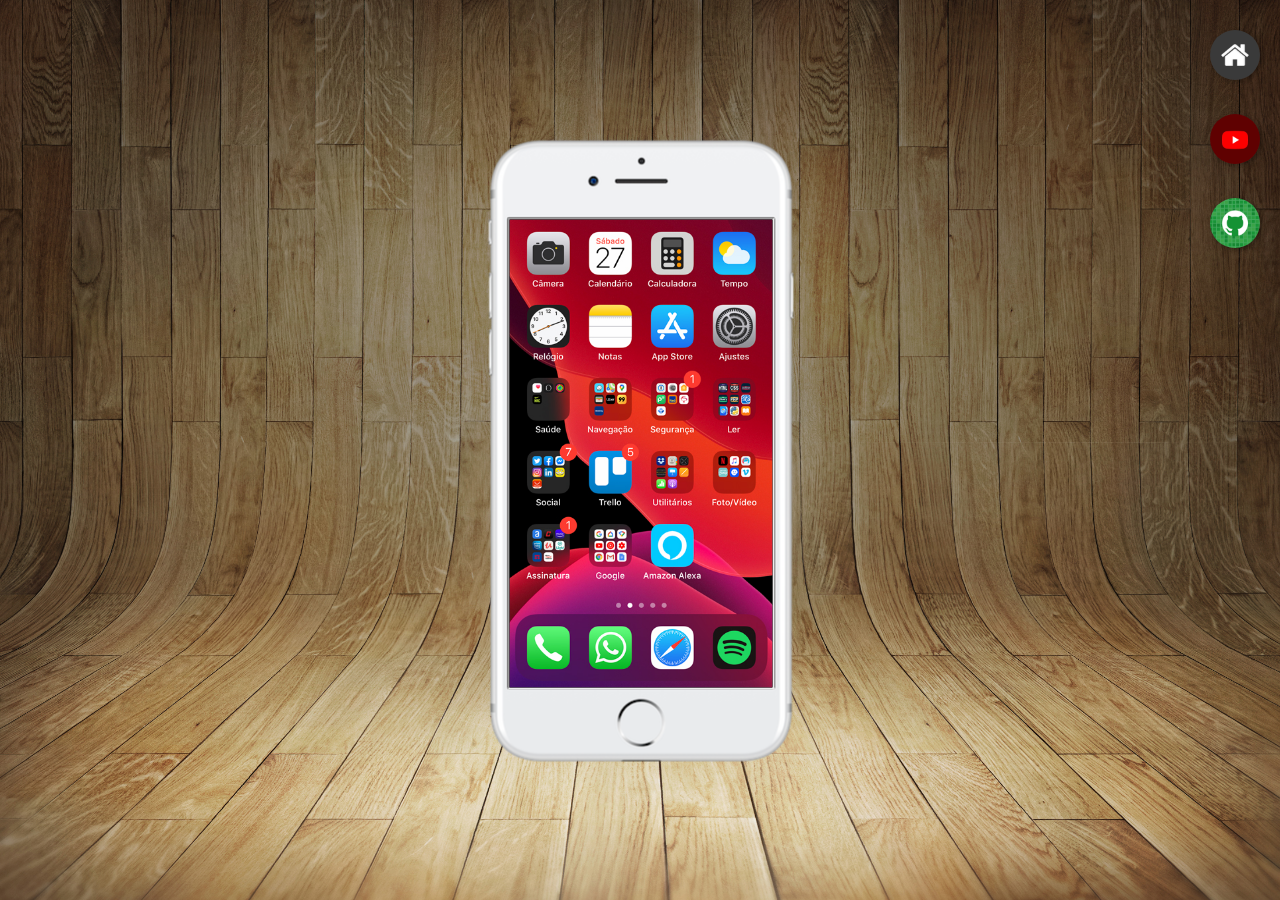
<file: hmtl/index.html>
<!DOCTYPE html>
<html lang="pt-br">
<head>
    <meta charset="UTF-8">
    <meta name="viewport" content="width=device-width, initial-scale=1.0">
    <link rel="stylesheet" href="../styles/style.css">
    <link rel="shortcut icon" href="../favicon.ico" type="image/x-icon">
    <title>Projeto social</title>
</head>
<body>
    <main>
        <section id="telefone">
            <iframe src="../hmtl/home.html" frameborder="1" name="tela" id="tela"></iframe>
        </section>
        <section id="midias-sociais">
            
            <a href="hmtl/home.html" target="tela">
                <img src="../img/logo-home.jpg" alt="">
            </a><br>

            <a href="hmtl/youtube.html" target="tela">
                <img src="../img/logo-youtube.jpg" alt="">
            </a> <br>

            <a href="github.html" target="tela">
                <img src="../img/logo-github.jpg" alt="">
            </a>
            
        </section>
    </main>
</body>
</html>
</file>
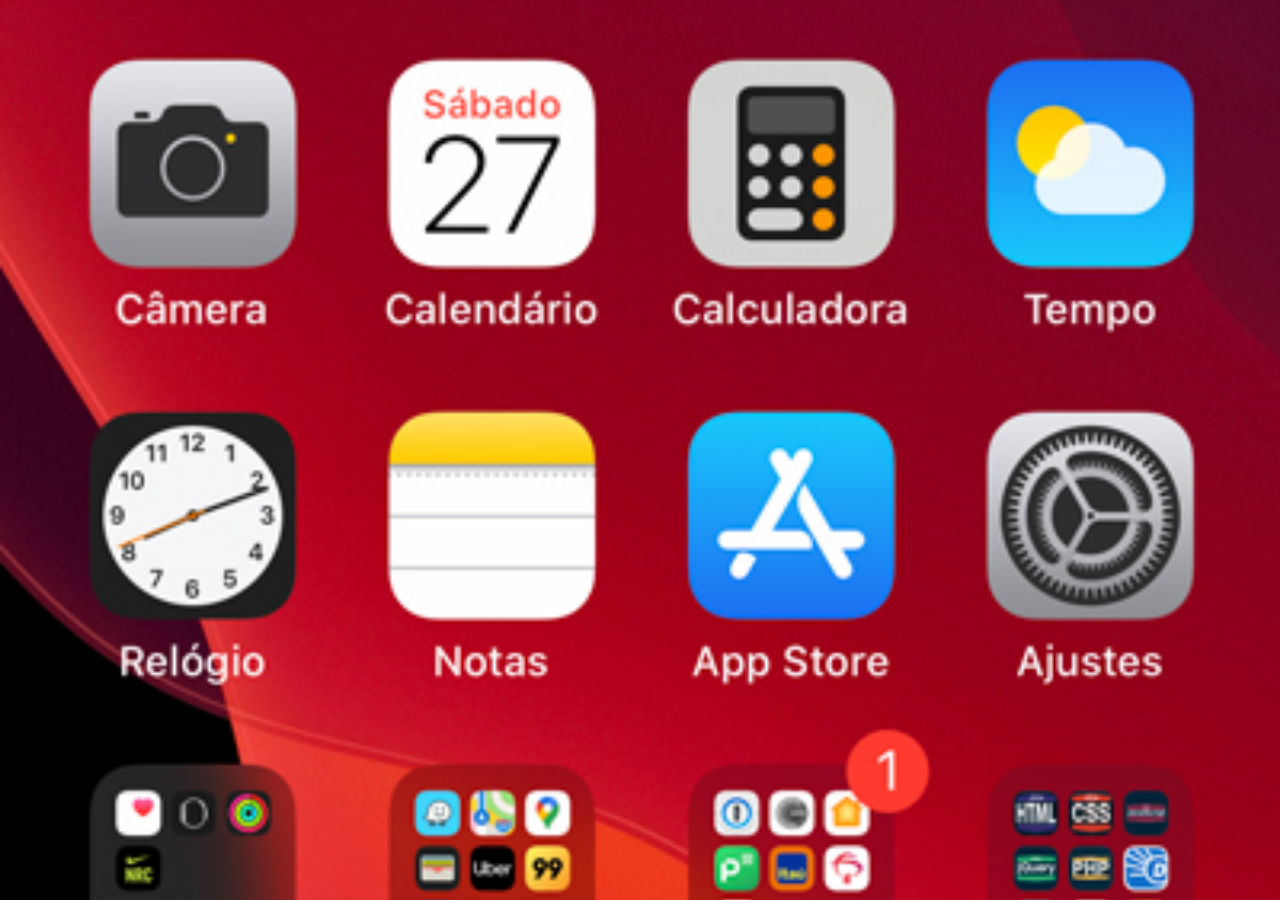
<file: home.html>
<!DOCTYPE html>
<html lang="pt-br">
<head>
    <meta charset="UTF-8">
    <meta name="viewport" content="width=device-width, initial-scale=1.0">
    <link rel="stylesheet" href="/styles/home-style.css">
    <title>Home</title>
</head>
<body>
</body>
</html>
</file>
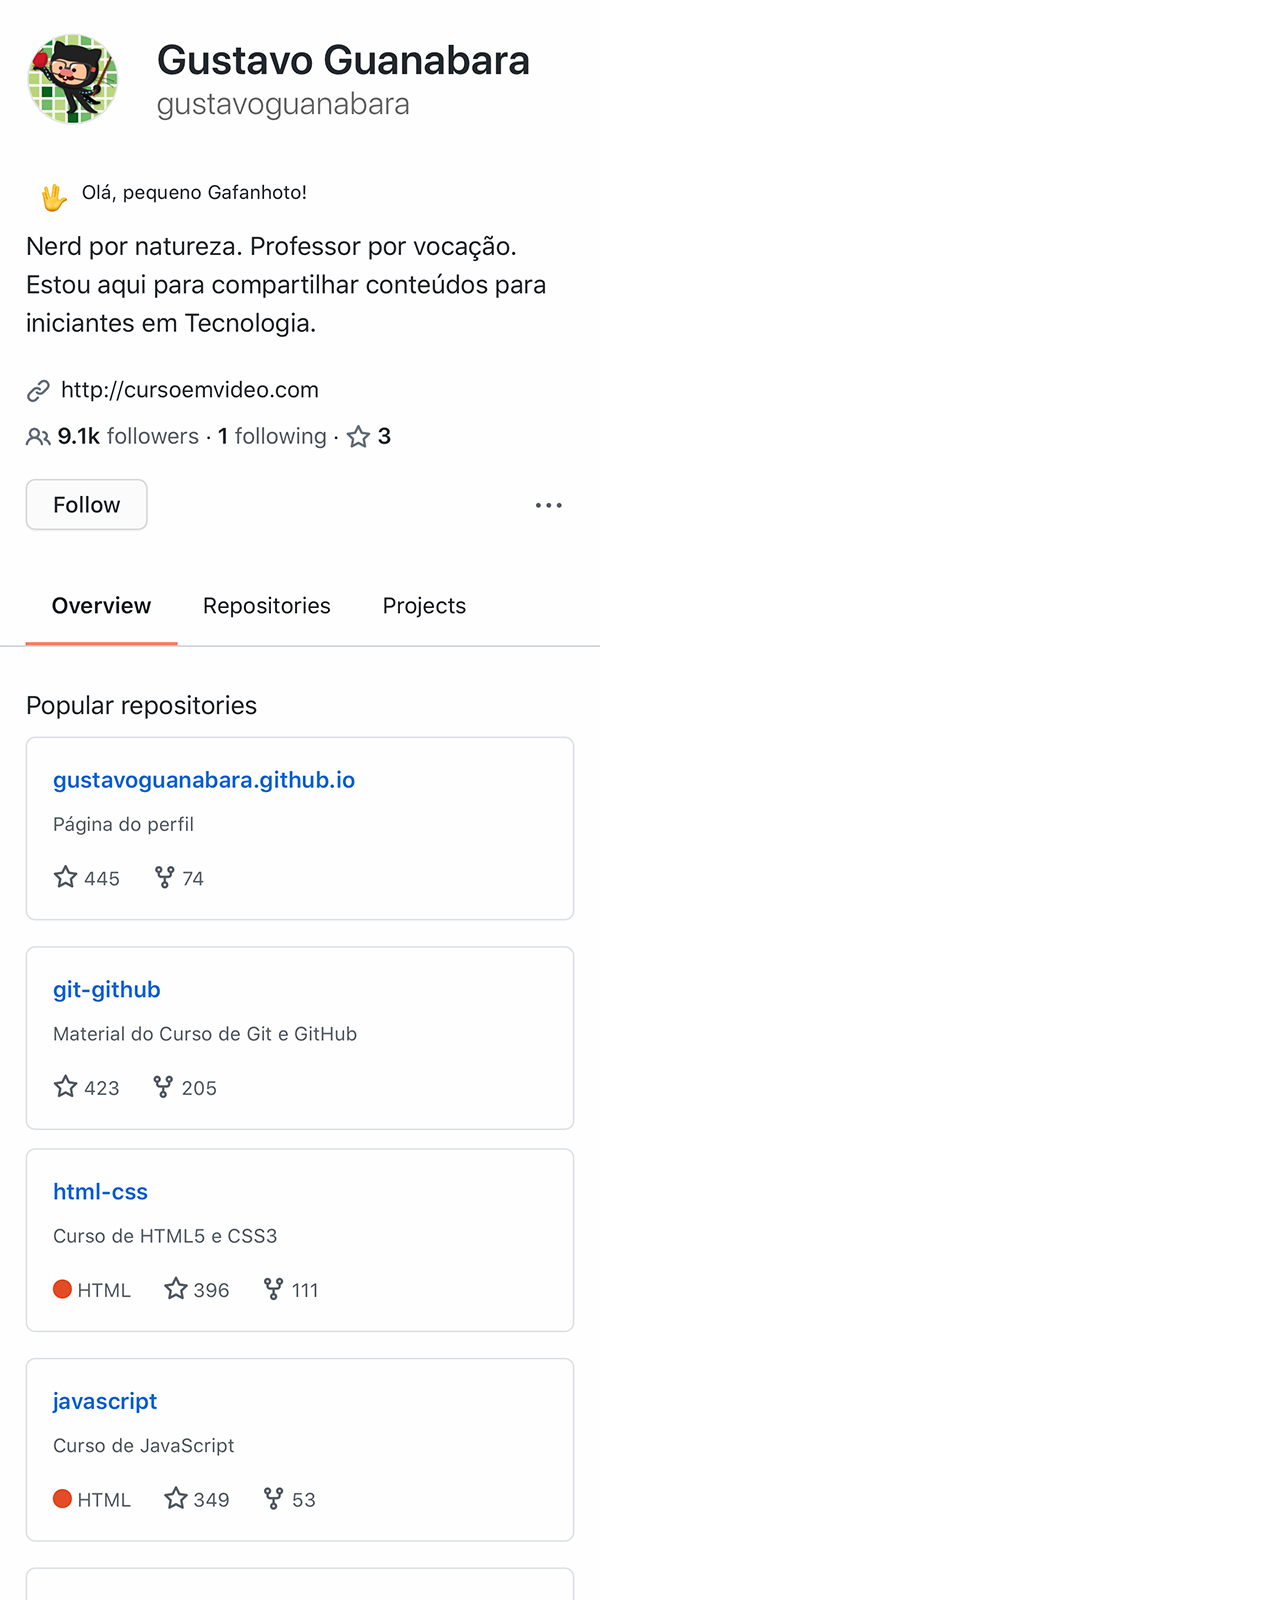
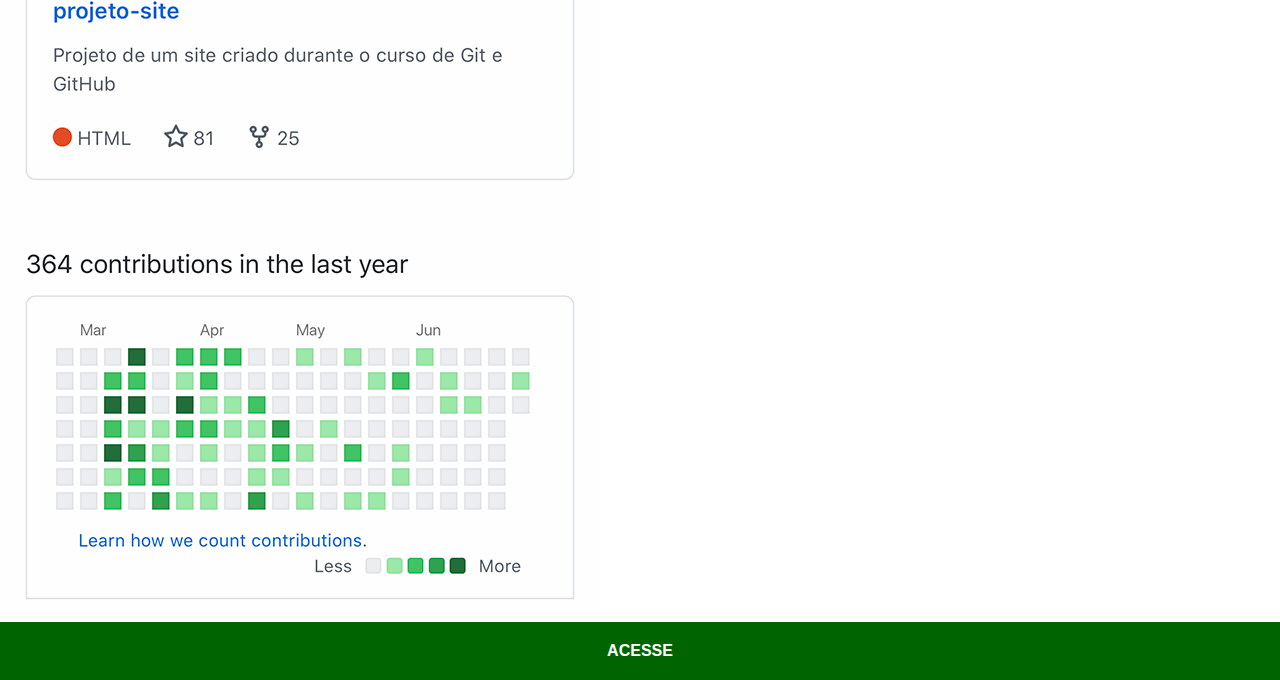
<file: youtube.html>
<!DOCTYPE html>
<html lang="pt-br">
<head>
    <meta charset="UTF-8">
    <meta name="viewport" content="width=device-width, initial-scale=1.0">
    <link rel="stylesheet" href="/styles/youtube-style.css">
    <title>Document</title>
</head>
<body>
    <img src="img/tela-github.jpg" alt="">
    <a href="https://github.com/Igorwgil">ACESSE</a>
</body>
</html>
</file>
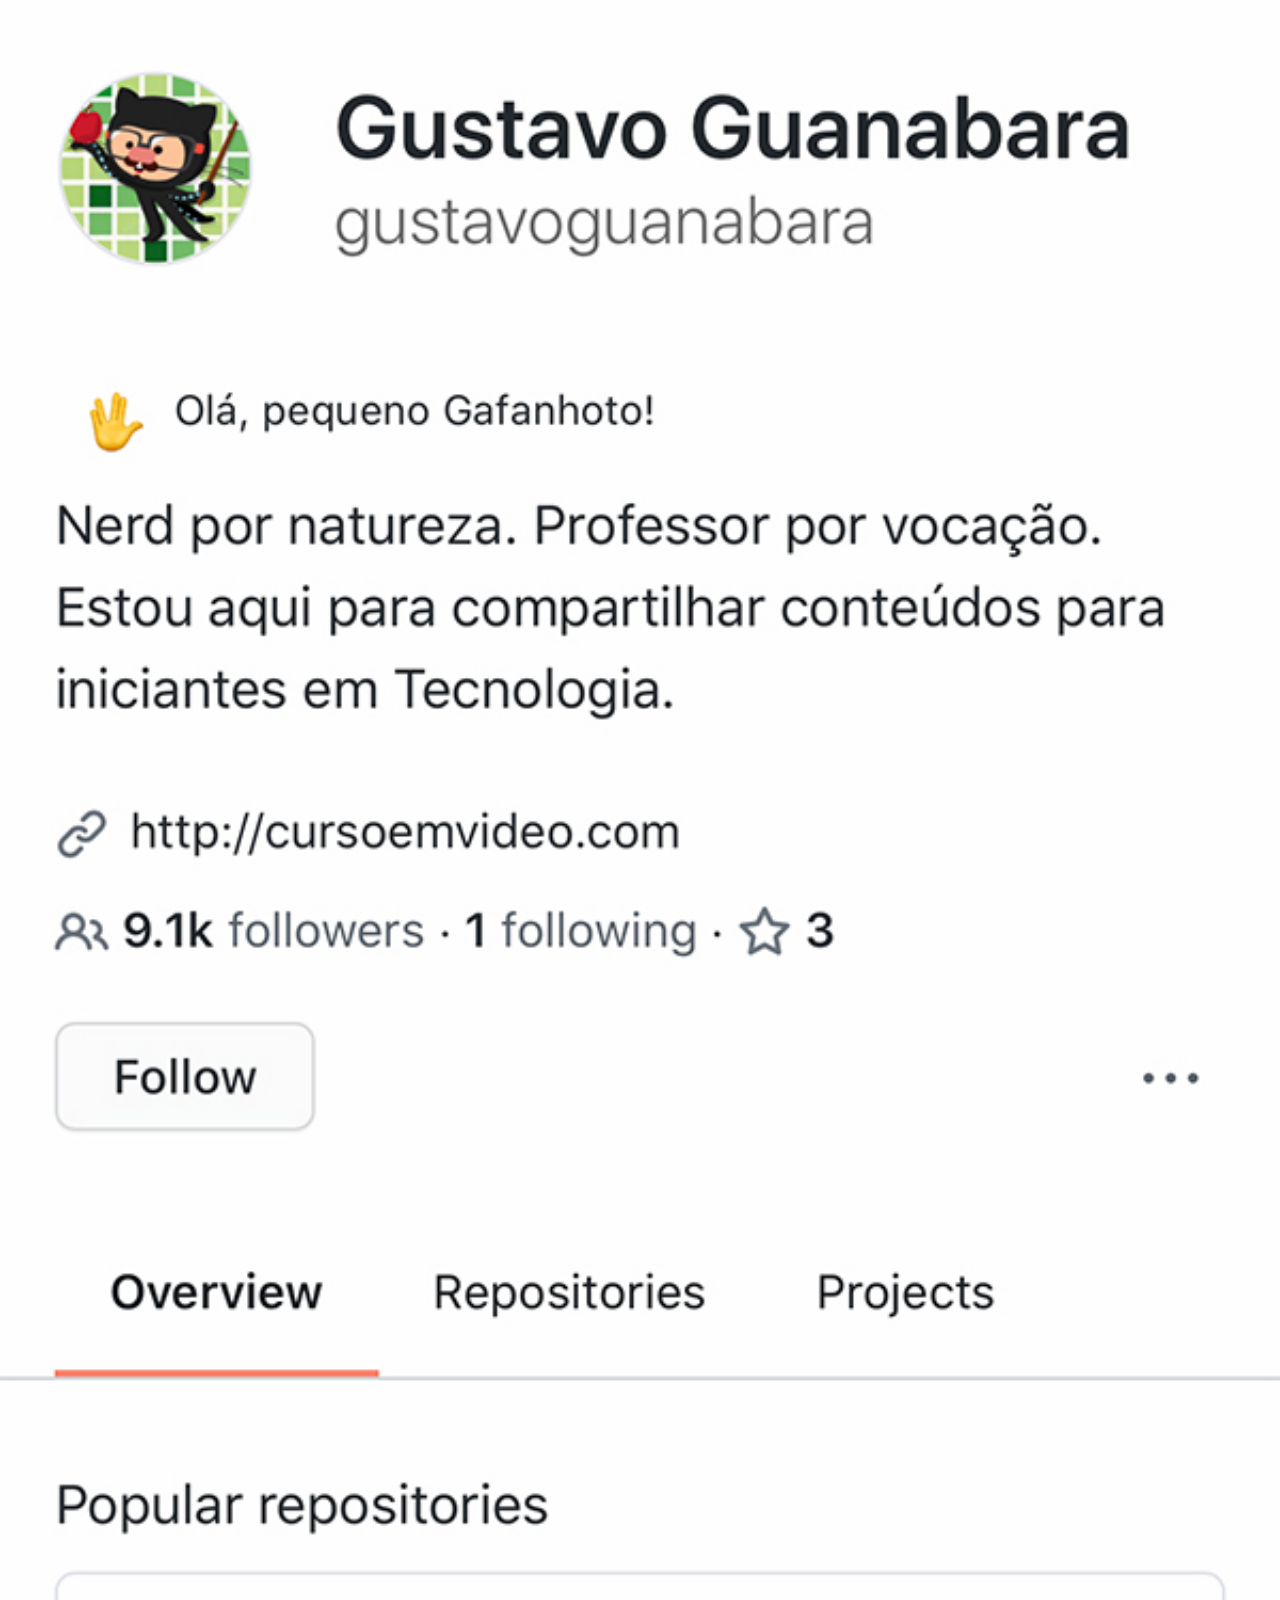
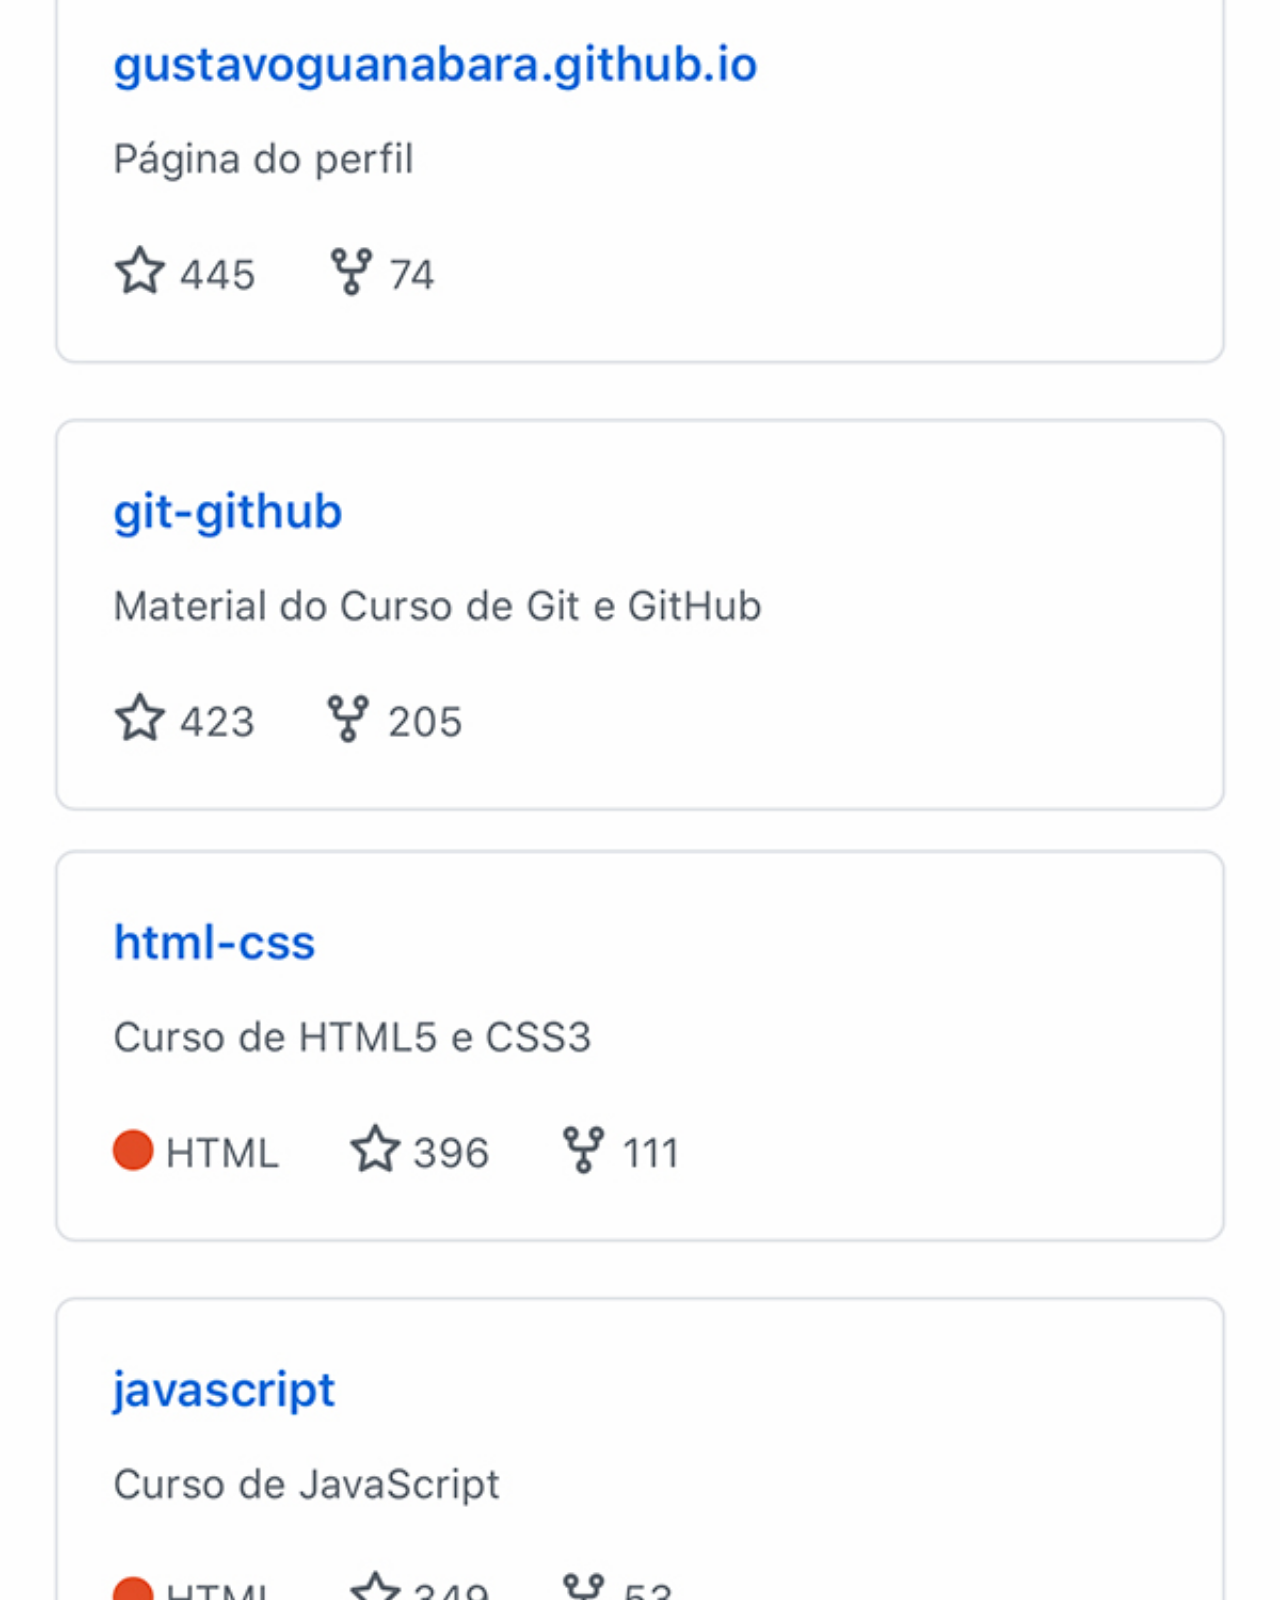
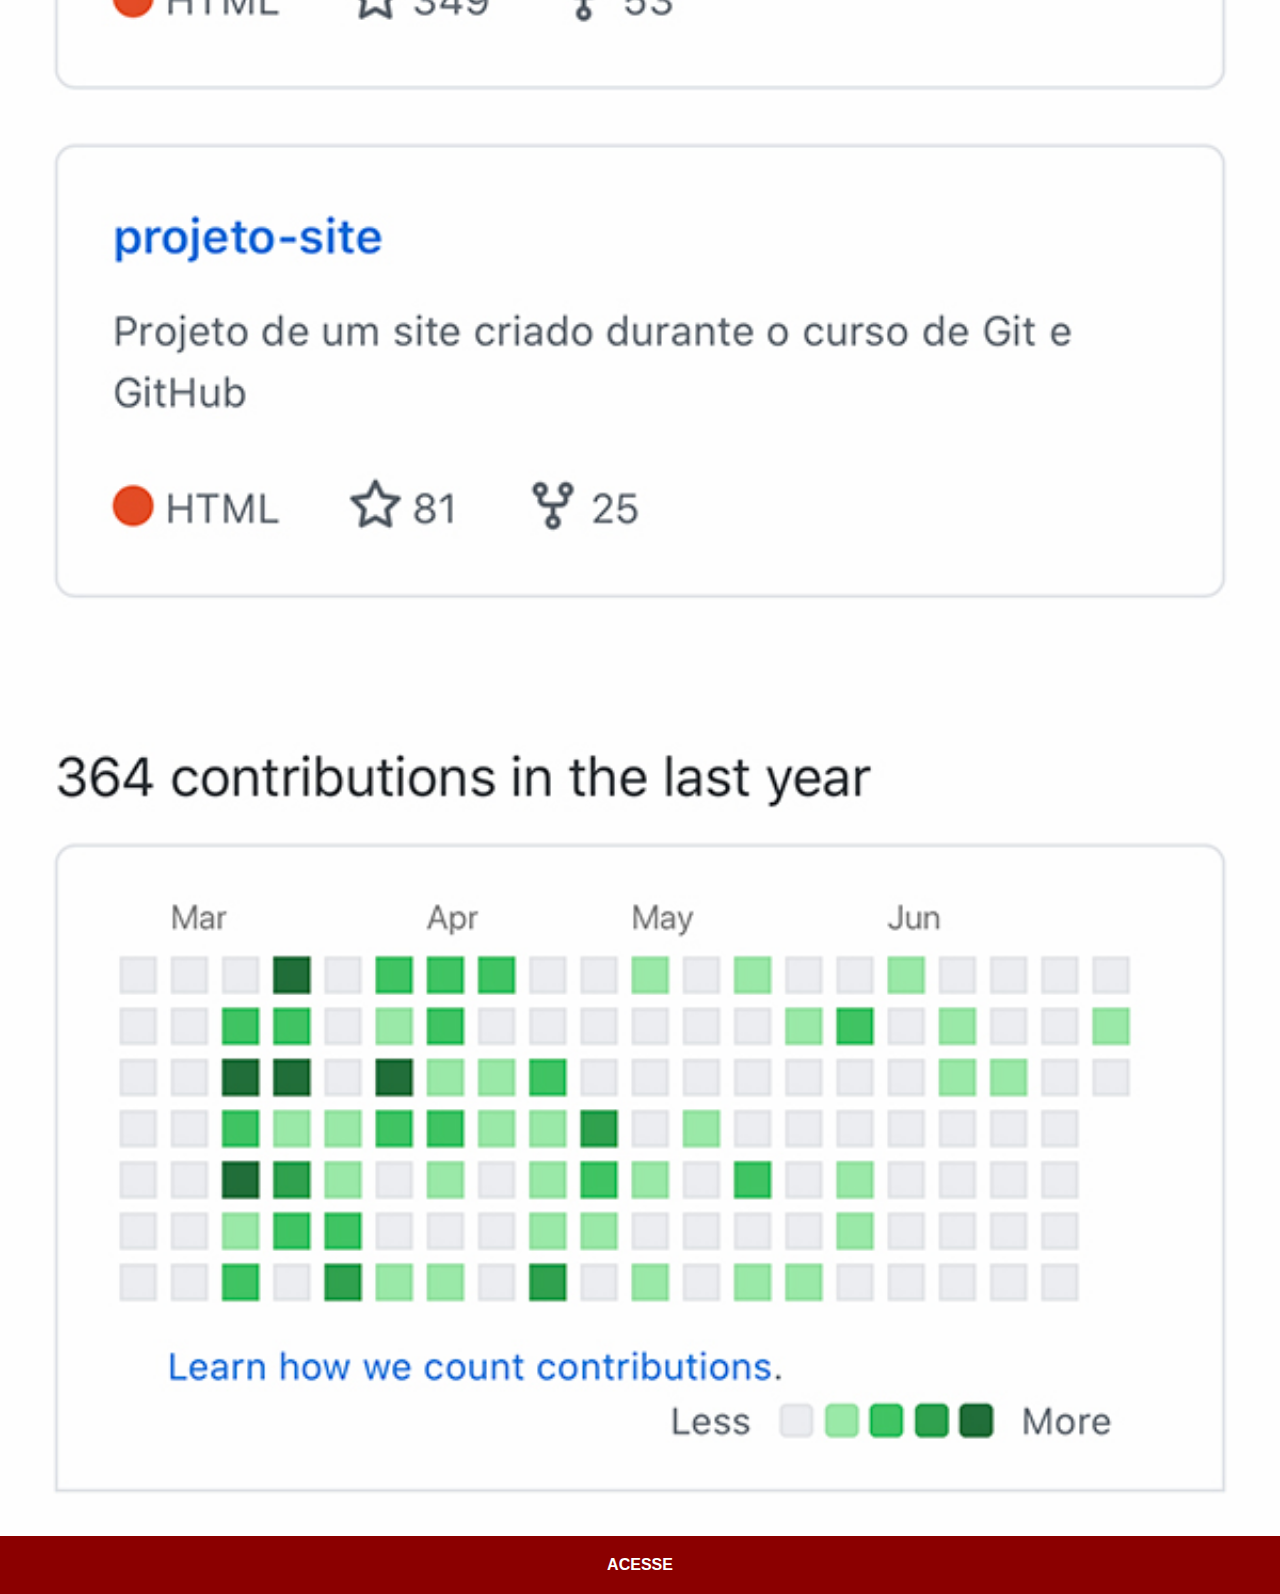
<file: hmtl/github.html>
<!DOCTYPE html>
<html lang="pt-br">
<head>
    <meta charset="UTF-8">
    <meta name="viewport" content="width=device-width, initial-scale=1.0">
    <link rel="stylesheet" href="../styles/social-style.css">
    <title>github</title>
</head>
<body>
    <img src="../img/tela-github.jpg" alt="github">
    <a href="https://github.com/igorwgil/" target="_blank">ACESSE</a>
</body>
</html>
</file>
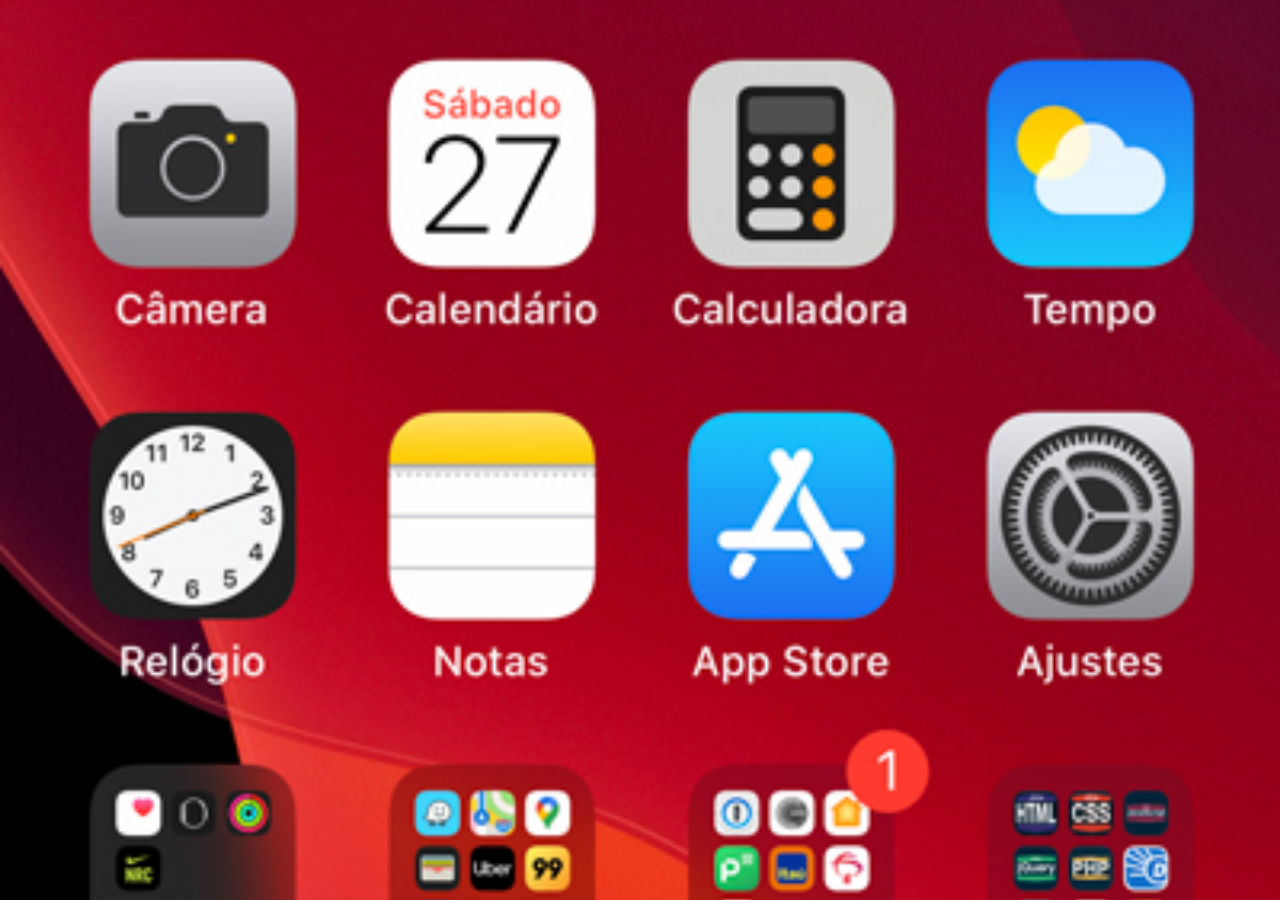
<file: hmtl/home.html>
<!DOCTYPE html>
<html lang="pt-br">
<head>
    <meta charset="UTF-8">
    <meta name="viewport" content="width=device-width, initial-scale=1.0">
    <link rel="stylesheet" href="../styles/home-style.css">
    <title>Home</title>
</head>
<body>
</body>
</html>
</file>
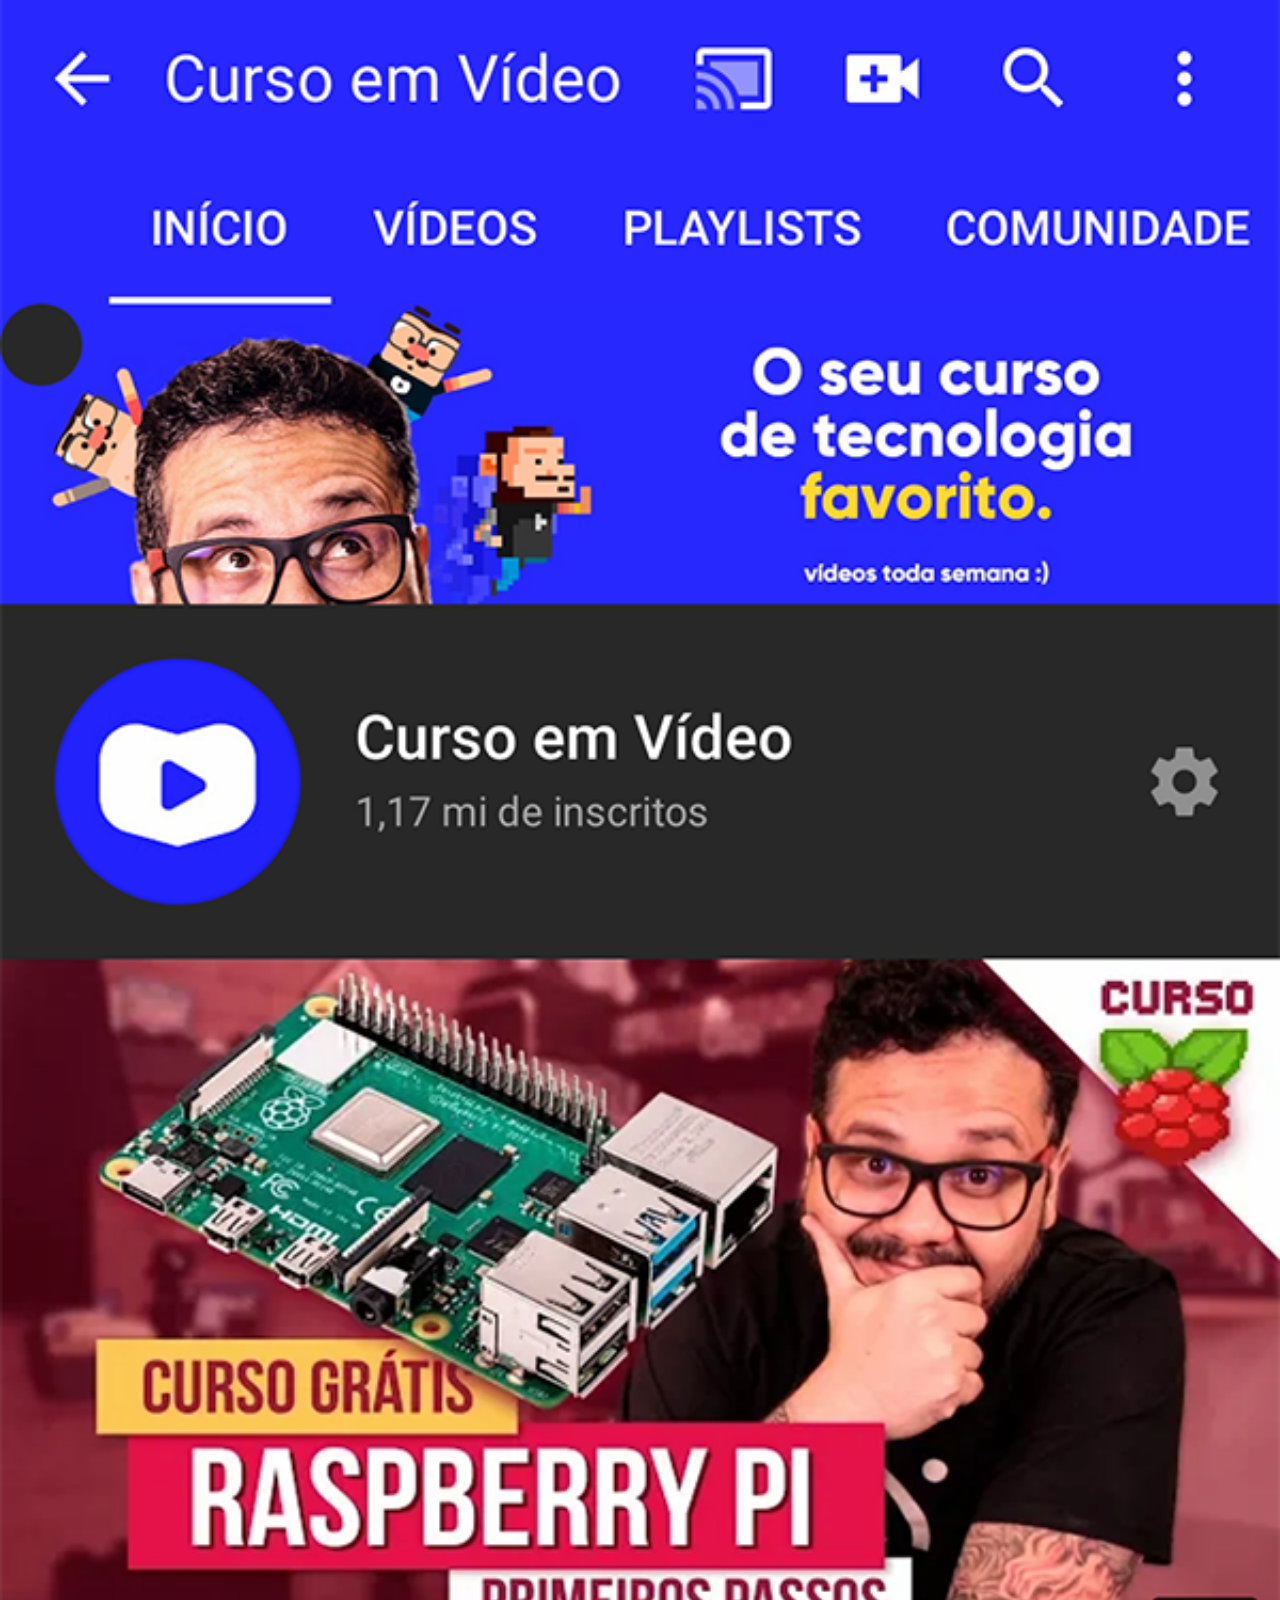
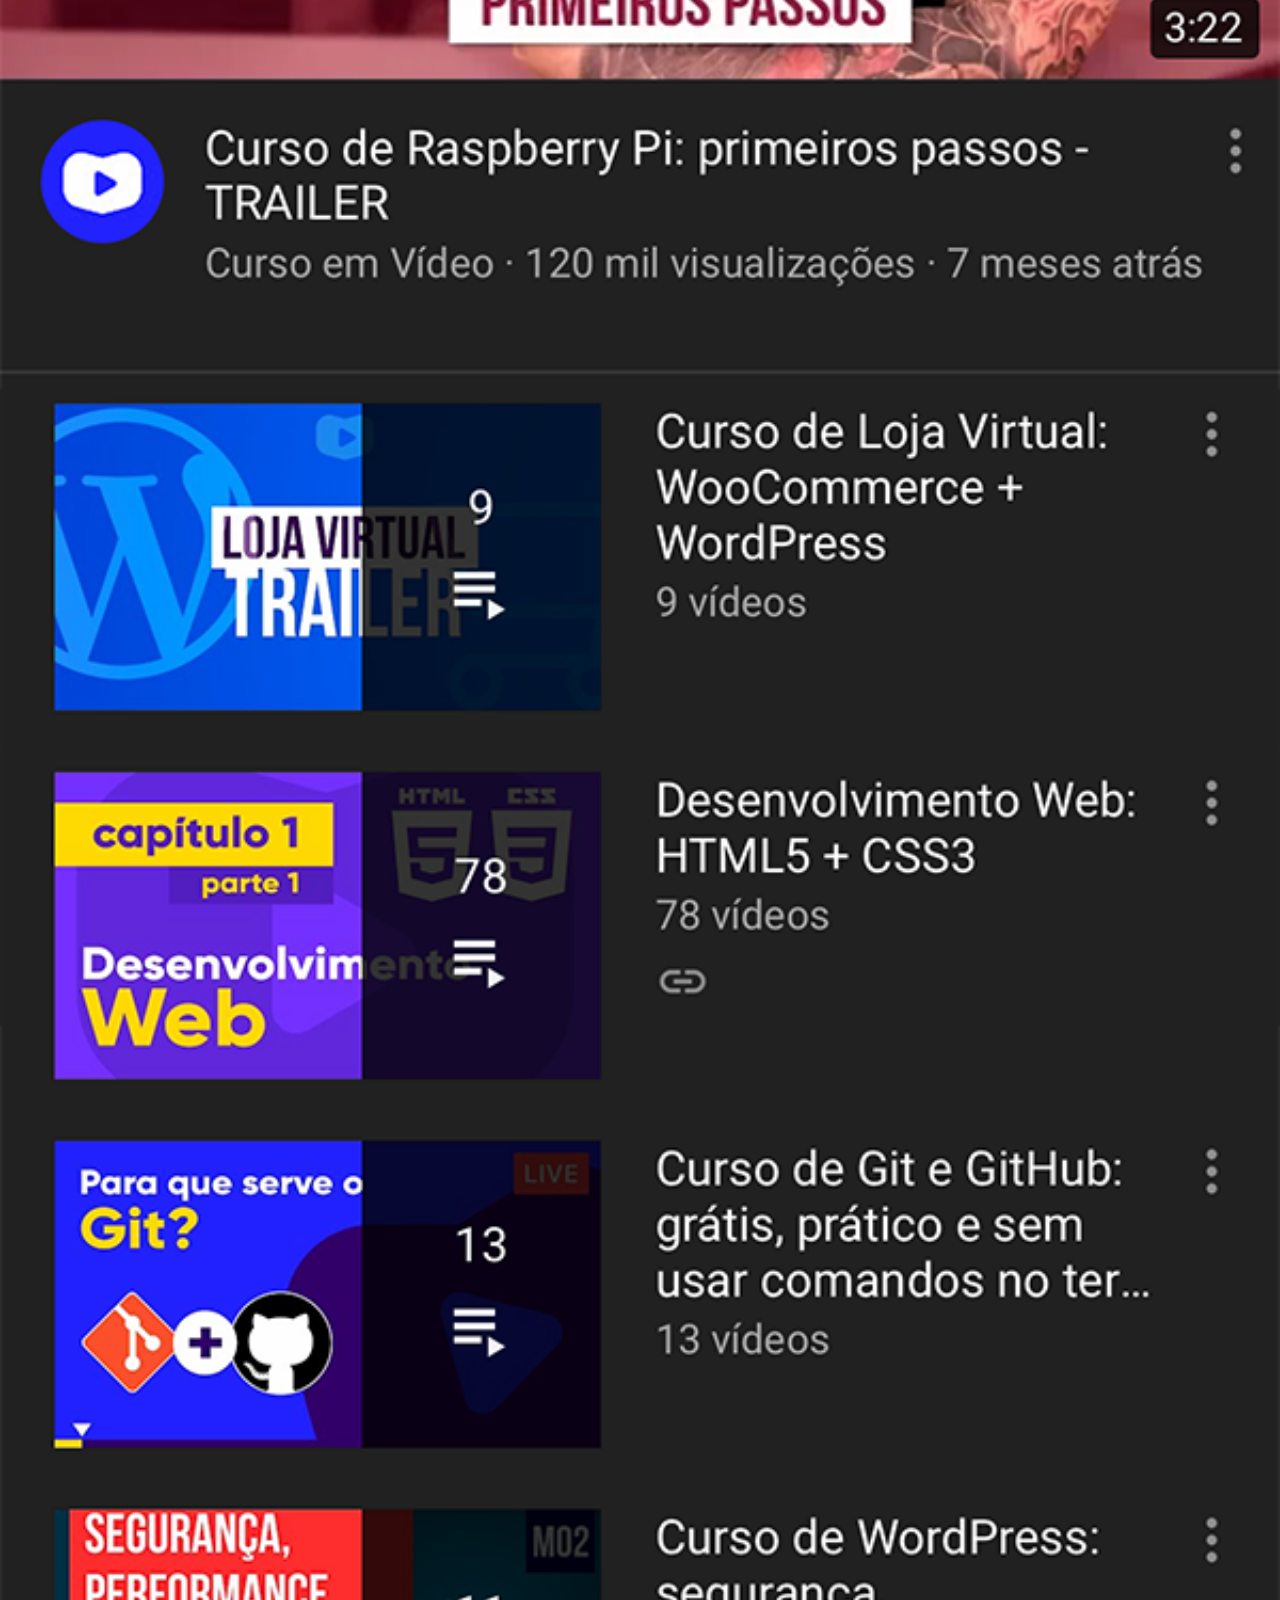
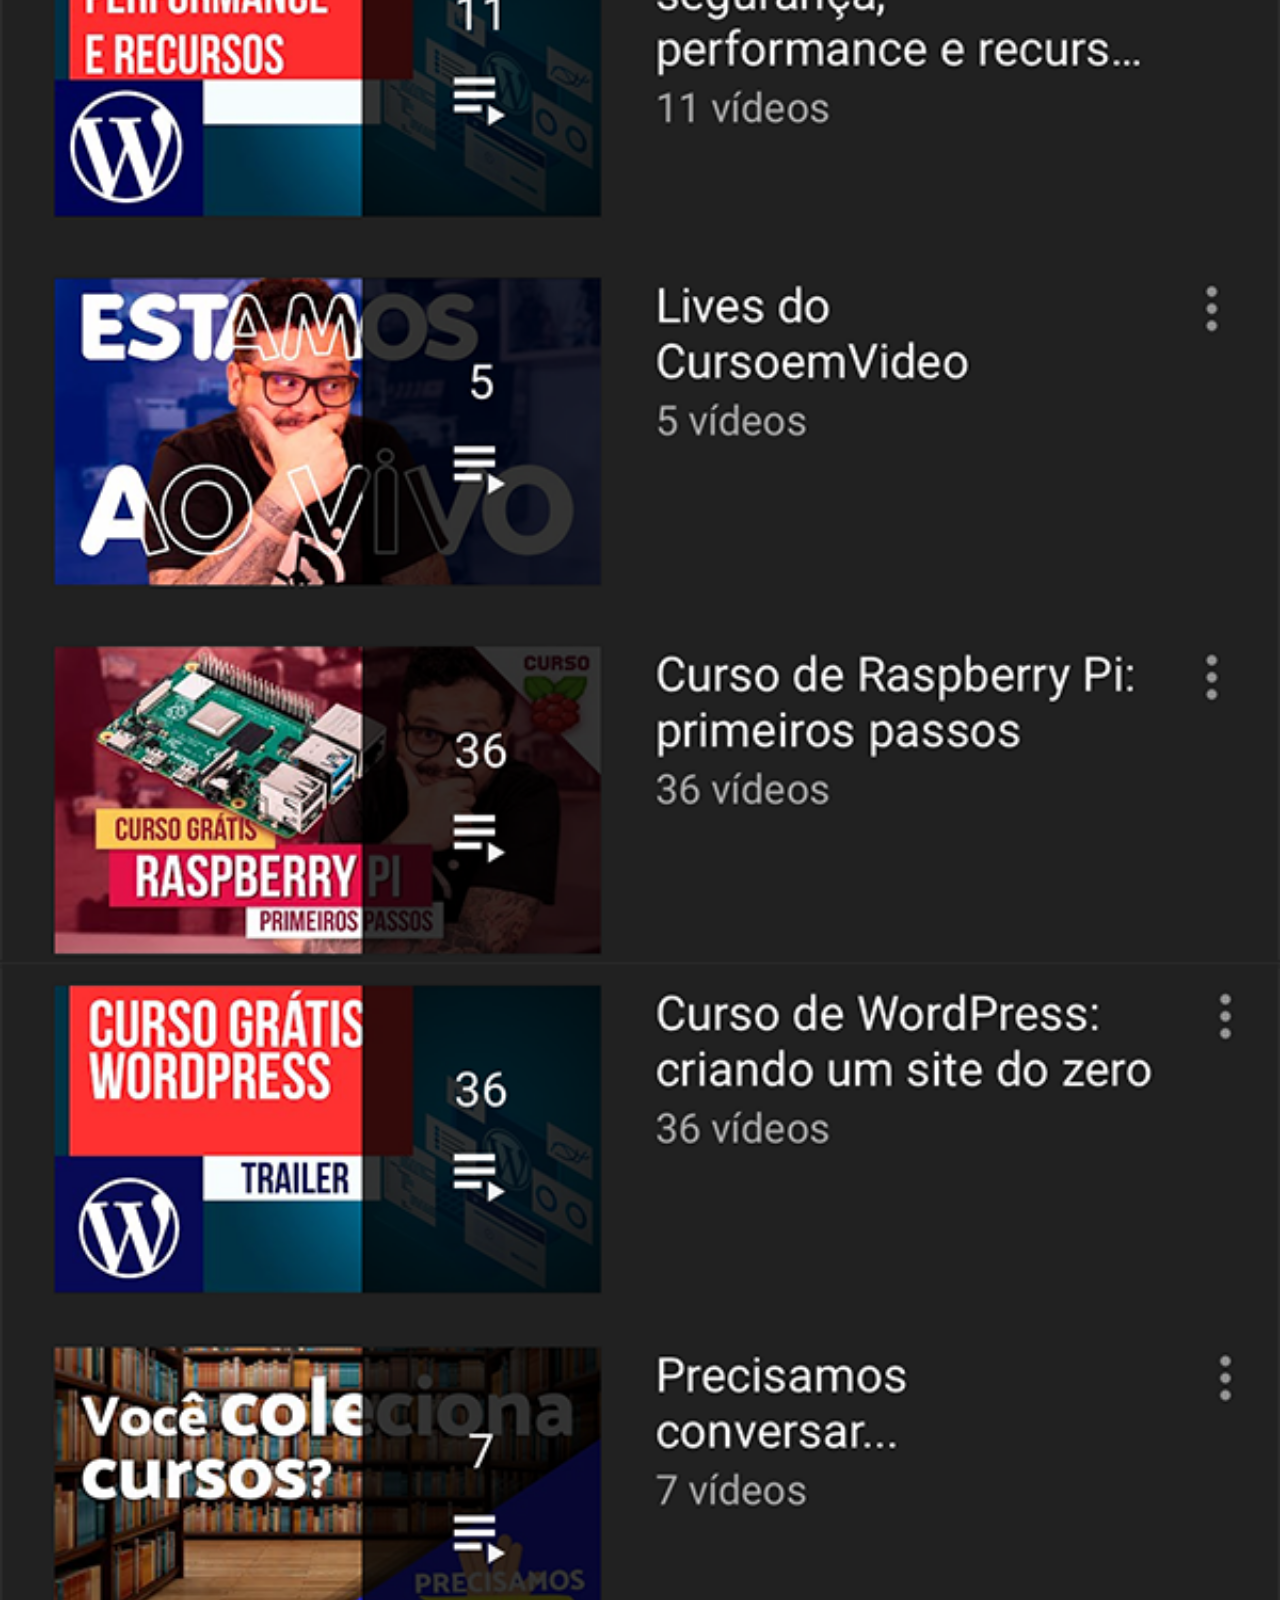
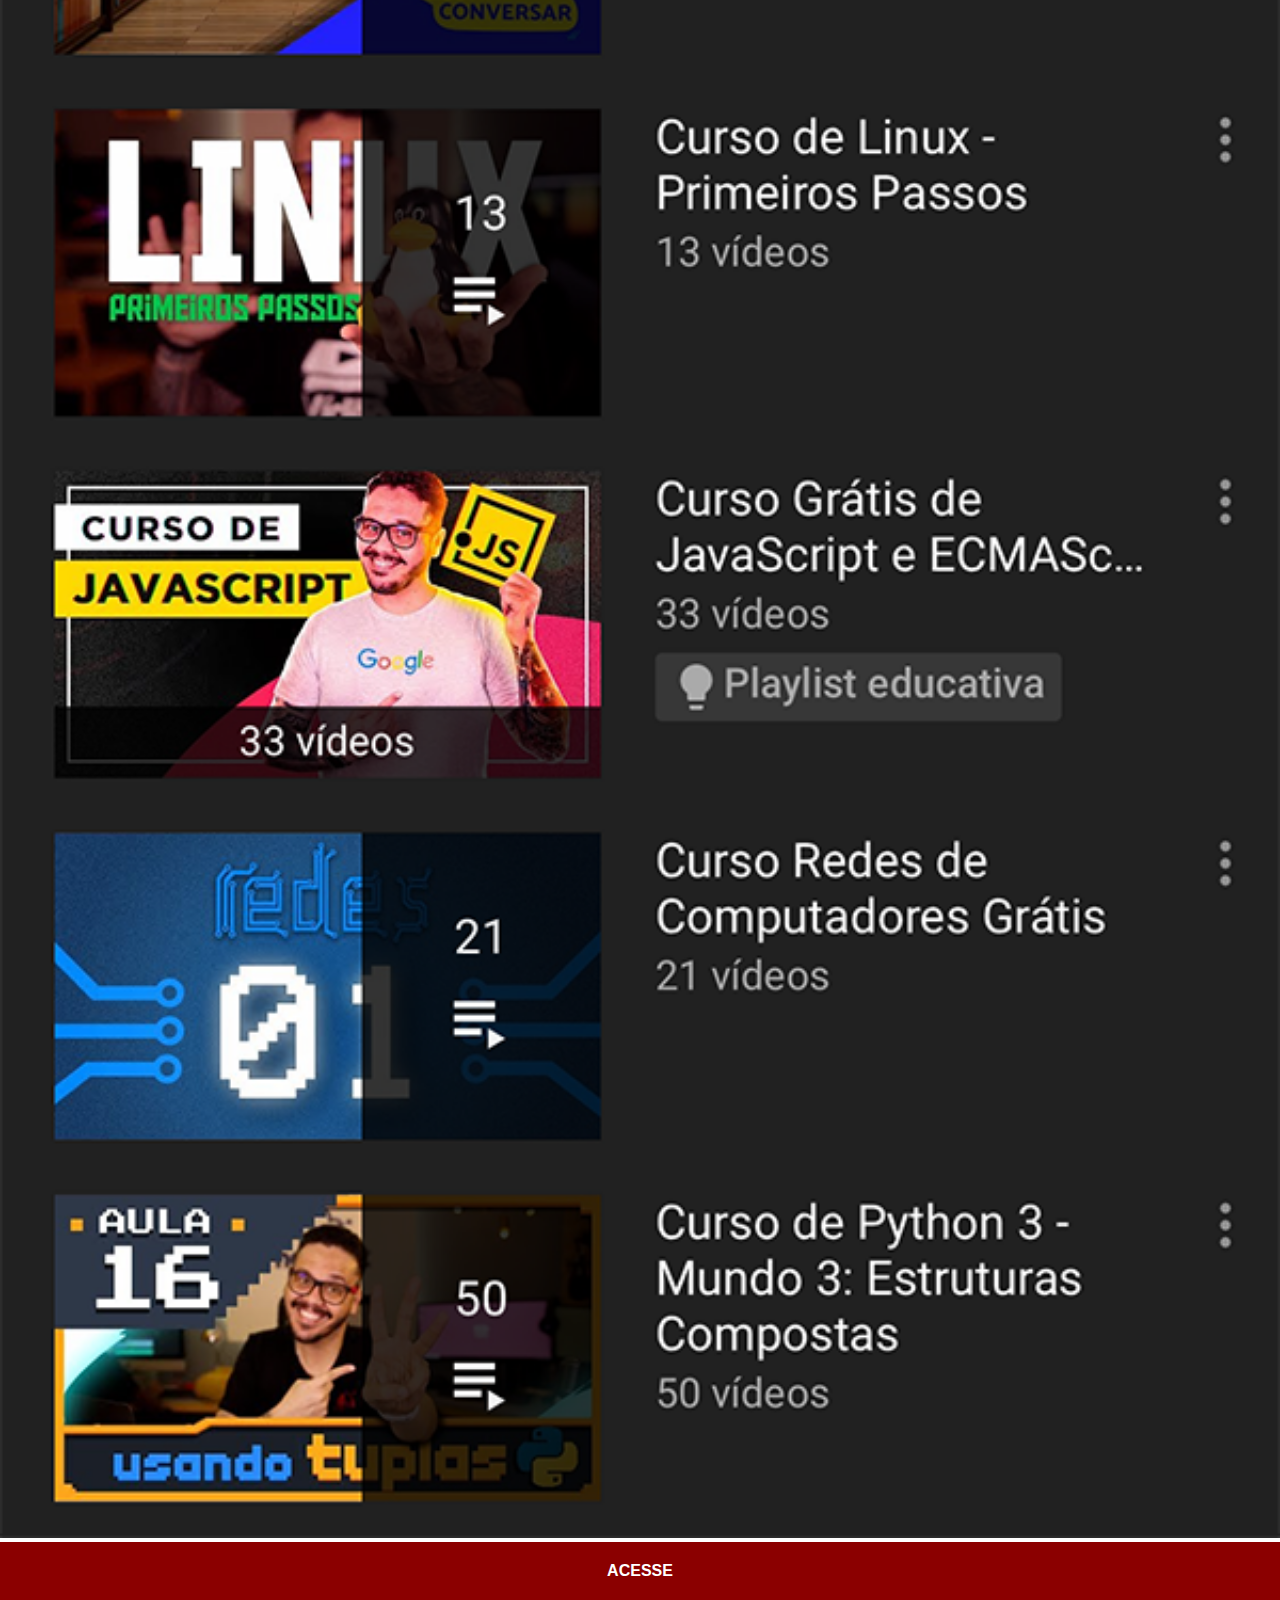
<file: hmtl/youtube.html>
<!DOCTYPE html>
<html lang="pt-br">
<head>
    <meta charset="UTF-8">
    <meta name="viewport" content="width=device-width, initial-scale=1.0">
    <link rel="stylesheet" href="../styles/social-style.css">
    <title>Document</title>
</head>
<body>
    <img src="../img/tela-youtube.png" alt="">
    <a href="https://youtube.com" target="_blank">ACESSE</a>
</body>
</html>
</file>
<file: styles/style.css>
@charset "UTF-8";
*{
    margin: 0px;
    padding: 0px;
    box-sizing: border-box;
}

html, body{
    height: 100vh;
    width: 100vw;
    background-color: black;
}

body{
    background: url(../img/fundo-madeira.jpg) no-repeat top center;
    background-size: cover;
    background-attachment: fixed;
}

main{
    height: 100vh;
    position: relative;
}

section#telefone{
    height: 625px;
    width: 309px;
    position: absolute;
    top: 50%;
    left: 50%;
    transform: translate(-50%, -50%);
    background: url(../img/frame-iphone.png) no-repeat;
}

iframe#tela{
    position: relative;
    top: 80px;
    left: 22px;
    width: 267px;
    height: 472px;
}

section#midias-sociais{
    text-align: right;
}

section#midias-sociais img{
    margin: 30px 20px 0px 20px;
    height: 50px;
    border-radius: 50%;
    box-shadow: 2px 2px 5px #0000004d;
}


section#midias-sociais img:hover{
    border: 3px solid rgb(255, 255, 255);
    transform: translate(-2px, -2px);
    transition: transform .2s, border .3s;
}
</file>
<file: styles/home-style.css>
*{
    margin: 0px;
    padding: 0px;    
    box-sizing: border-box;
}

body{
    width: 100vw;
    height: 100vh;
    background: black url('/img/tela-home.jpg') no-repeat top center;
    background-size: cover;
}
</file>
<file: styles/youtube-style.css>
*{
    margin: 0px;
    padding: 0px;
    box-sizing: border-box;
    font-family: Arial, Helvetica, sans-serif;
}

::-webkit-scrollbar{
    height: 0px;
    width: 0px;
}

a{
    display: block;
    background-color: darkgreen;
    text-align: center;
    text-decoration: none;
    color: white;
    font-weight: bolder;
    padding: 20px;

}
</file>
<file: styles/social-style.css>
@charset "UTF-8";

*{
    margin: 0px;
    padding: 0px;
    box-sizing: border-box;
    font-family: Arial, Helvetica, sans-serif;
}

img{
    width: 100vw;
}

::-webkit-scrollbar{
    height: 0px;
    width: 0px;
}

a{
    display: block;
    background-color: darkred;
    text-align: center;
    text-decoration: none;
    color: white;
    font-weight: bolder;
    padding: 20px;

}
</file>
